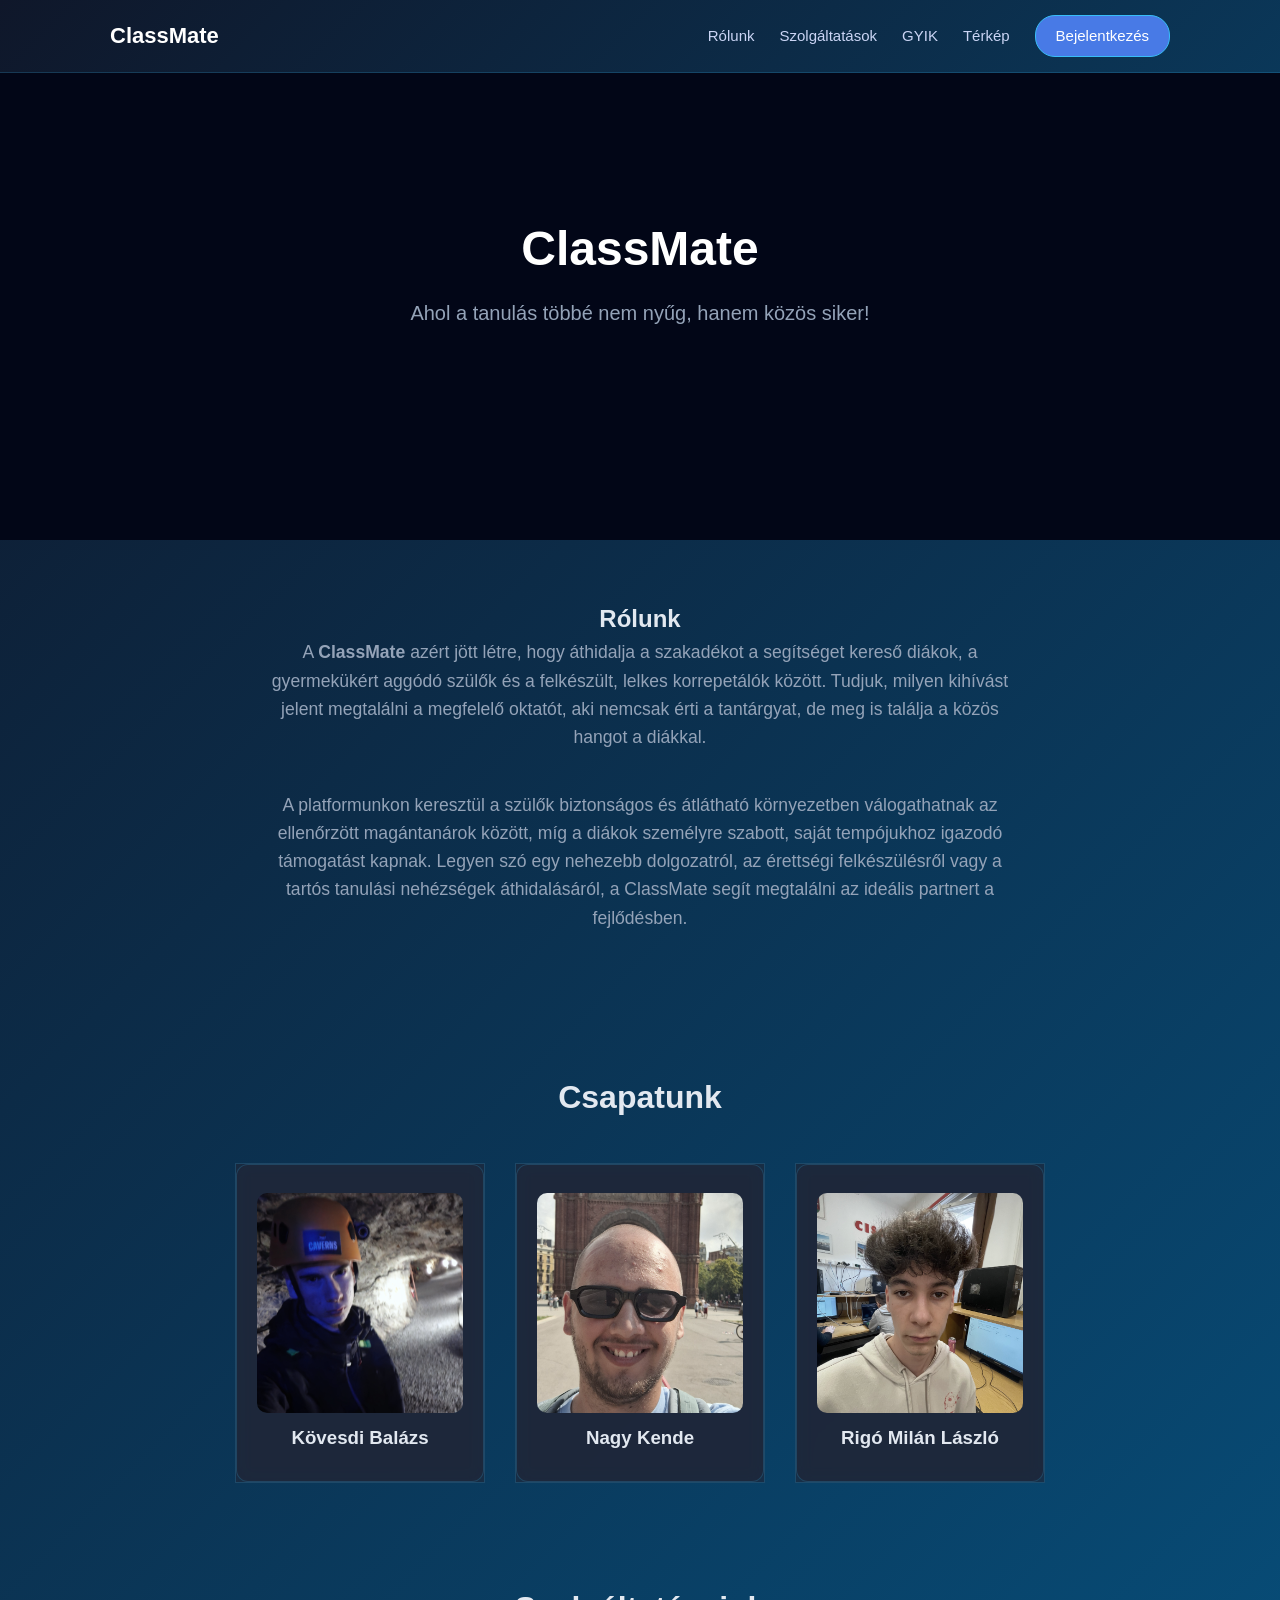
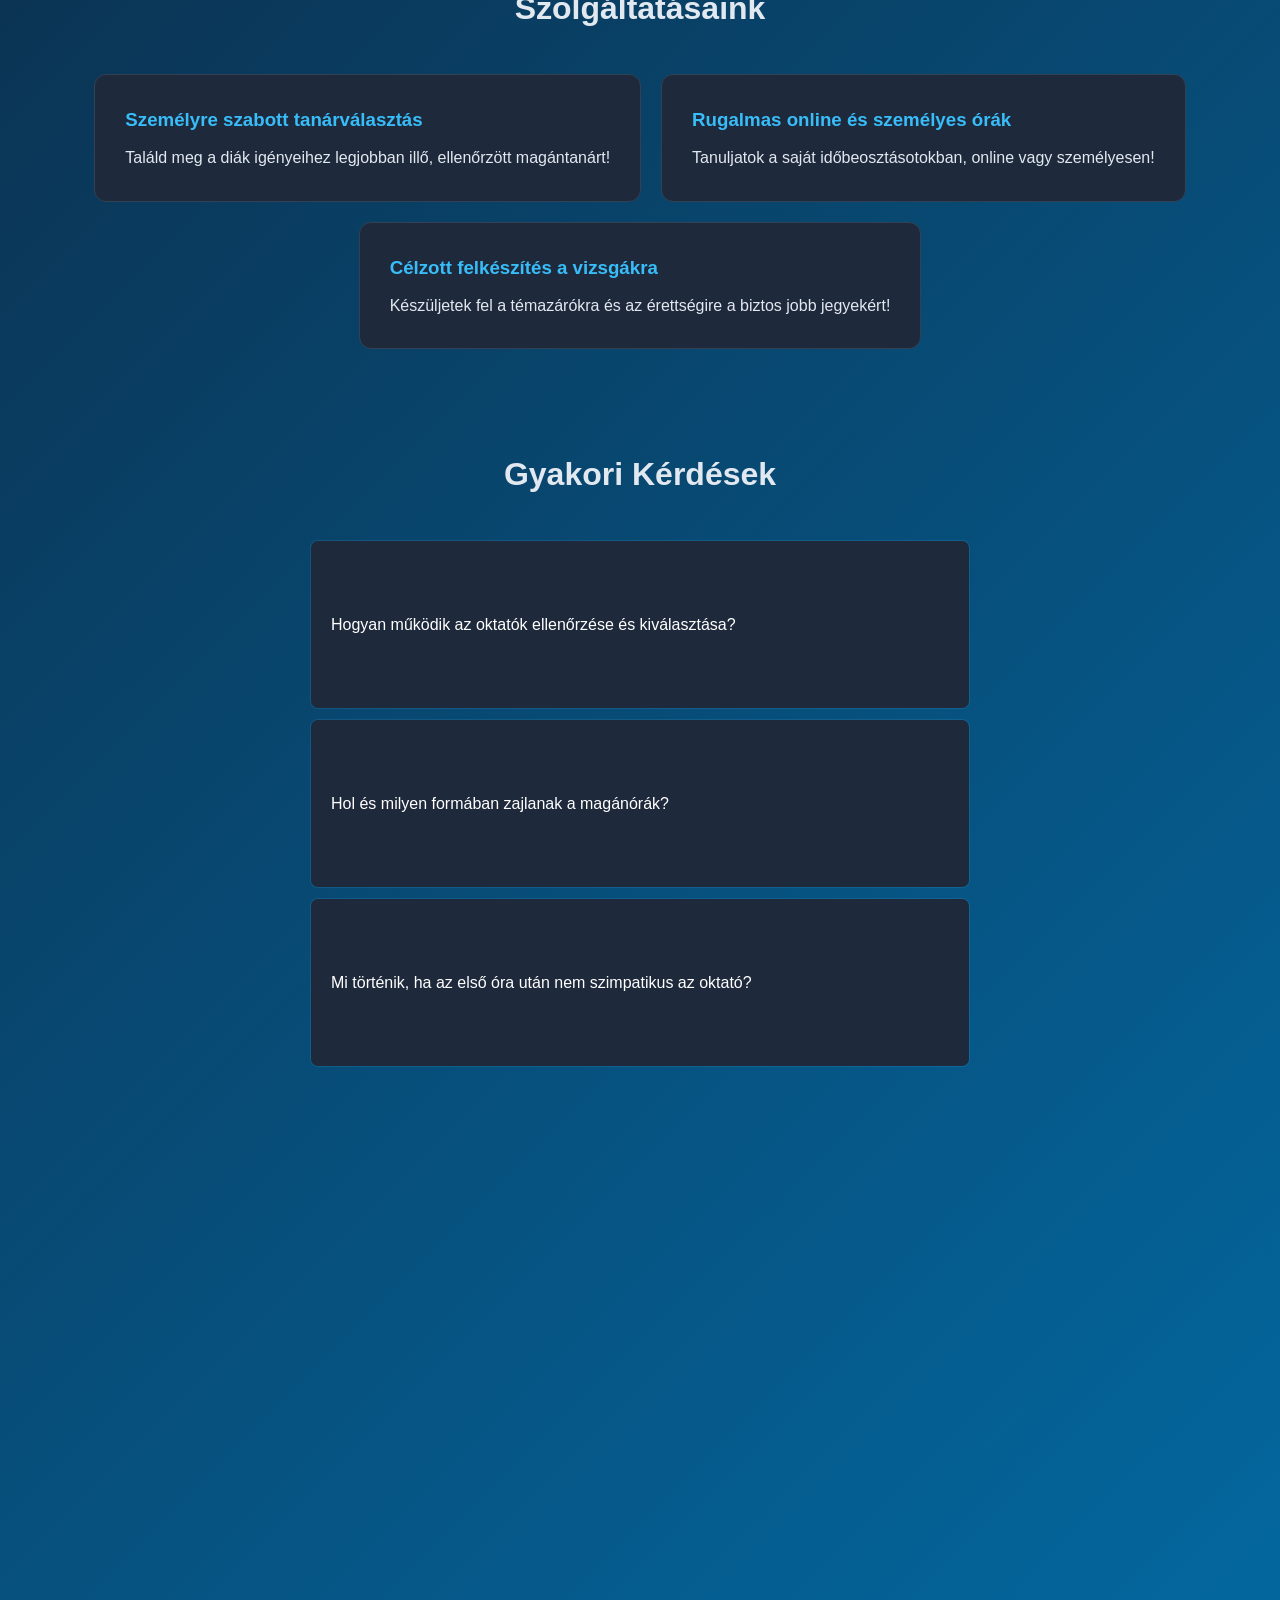
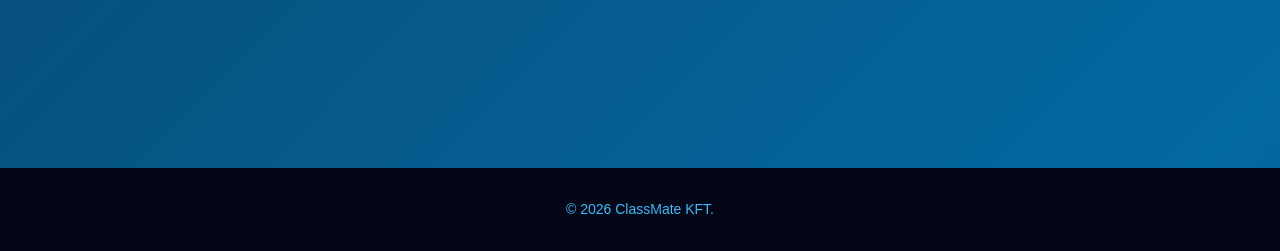
<file: index.html>
<!DOCTYPE html>
<html lang="hu">
<head>
<meta charset="UTF-8">
<meta name="viewport" content="width=device-width, initial-scale=1.0">
<link rel="stylesheet" href="style.css">
<link rel="icon" href="logo.png">
<title>ClassMate</title>
</head>

<body>
<nav class="navbar">
    <div class="nav-container">
        <div class="nav-logo">ClassMate</div>
        <div class="nav-links">
            <a href="#rolunk">Rólunk</a>
            <a href="#szolg">Szolgáltatások</a>
            <a href="#GYIK">GYIK</a>
            <a href="#terkep">Térkép</a>
            <a href="reg.html" class="login-tab">Bejelentkezés</a>
        </div>
    </div>
</nav>
<header>
<h1>ClassMate</h1>
<p>Ahol a tanulás többé nem nyűg, hanem közös siker!</p>
</header>

<span id="rolunk">
    <h2>Rólunk</h2>
    <p id="asd">
        A <strong>ClassMate</strong> azért jött létre, hogy áthidalja a szakadékot a segítséget kereső
        diákok, a gyermekükért aggódó szülők és a felkészült, lelkes korrepetálók között.
        Tudjuk, milyen kihívást jelent megtalálni a megfelelő oktatót, aki nemcsak érti a tantárgyat, de
        meg is találja a közös hangot a diákkal.
    </p>
    <p id="asd">
        A platformunkon keresztül a szülők biztonságos és átlátható környezetben válogathatnak
        az ellenőrzött magántanárok között, míg a diákok személyre szabott, saját tempójukhoz
        igazodó támogatást kapnak. Legyen szó egy nehezebb dolgozatról, az érettségi felkészülésről
        vagy a tartós tanulási nehézségek áthidalásáról, a ClassMate segít megtalálni az ideális
        partnert a fejlődésben.
    </p>
</span>

<section class="container">

<h2>Csapatunk</h2>

<div class="team">

<div class="team-card">

<div class="card-inner">

<div class="card-front">
<img src="2638.jpg" alt="Team Member">
<h3>Kövesdi Balázs</h3>
</div>

<div class="card-back">
<p>
Prezentáló és Dokumentáló
</p>
</div>

</div>

</div>


<div class="team-card">

<div class="card-inner">

<div class="card-front">
<img src="20260815_164526.jpg" alt="Team Member">
<h3>Nagy Kende</h3>
</div>

<div class="card-back">
<p>
Ügyvezető és Fejlesztő
</p>
</div>

</div>

</div>


<div class="team-card">

<div class="card-inner">

<div class="card-front">
<img src="IMG_2062.jpg" alt="Team Member">
<h3>Rigó Milán László</h3>
</div>

<div class="card-back">
<p>
Webfejlesztő és helper
</p>
</div>

</div>

</div>

</div>

</section>

<section>

<h2 id="szolg">Szolgáltatásaink</h2>

<div class="services">

<div class="card">
<h3>Személyre szabott tanárválasztás</h3>
<p>Találd meg a diák igényeihez legjobban illő, ellenőrzött magántanárt!</p>
</div>

<div class="card">
<h3>Rugalmas online és személyes órák</h3>
<p>Tanuljatok a saját időbeosztásotokban, online vagy személyesen!</p>
</div>

<div class="card">
<h3>Célzott felkészítés a vizsgákra</h3>
<p>Készüljetek fel a témazárókra és az érettségire a biztos jobb jegyekért!</p>
</div>
</section>

<section class="faq-container">
    <h2 id="GYIK">Gyakori Kérdések</h2>
    
    <div class="faq-item">
        <button class="faq-question">Hogyan működik az oktatók ellenőrzése és kiválasztása?<span class="arrow">+</span></button>
        <div class="faq-answer">
            <p>Minden nálunk regisztráló korrepetáló profilját és végzettségét egyénileg ellenőrizzük, emellett a korábbi diákok és szülők értékelései is nyilvánosan megtekinthetők. Így garantáljuk, hogy kizárólag felkészült, megbízható és elhivatott oktatók közül választhattok.</p>
        </div>
    </div>

    <div class="faq-item">
        <button class="faq-question">Hol és milyen formában zajlanak a magánórák?<span class="arrow">+</span></button>
        <div class="faq-answer">
            <p>Ez teljesen a ti igényeitektől és a kiválasztott oktatóval való megállapodástól függ: az órák megtarthatók online (videóhívásban), a diák otthonában, vagy akár egy előre egyeztetett külső helyszínen, például egy könyvtárban is.</p>
        </div>
    </div>

    <div class="faq-item">
        <button class="faq-question">Mi történik, ha az első óra után nem szimpatikus az oktató?<span class="arrow">+</span></button>
        <div class="faq-answer">
            <p>Számunkra a legfontosabb a diák és a tanár közötti jó kapcsolat, ezért ha az első alkalom után úgy érzitek, nem passzol hozzátok az oktató stílusa, ügyfélszolgálatunk segít díjmentesen és zökkenőmentesen másik korrepetálót találni.</p>
        </div>
    </div>
</section>



<section class="map-section">
    <h2 id="terkep">Hol talál meg minket?</h2>
    <div class="map-container">
        <iframe 
            src="https://www.google.com/maps/embed?pb=!1m18!1m12!1m3!1d2672.2107198966273!2d22.322279175845676!3d47.951649164087605!2m3!1f0!2f0!3f0!3m2!1i1024!2i768!4f13.1!3m3!1m2!1s0x47387b00678c3aa1%3A0xf43ac8f2335d1d61!2sClassMate%20KFT.!5e0!3m2!1shu!2shu!4v1791531284665!5m2!1shu!2shu" width="600" height="450" style="border:0;" allowfullscreen="" loading="lazy" referrerpolicy="no-referrer-when-downgrade" 
            width="100%" 
            height="450" 
            style="border:0;" 
            allowfullscreen="" 
            loading="lazy" 
            referrerpolicy="no-referrer-when-downgrade">
        </iframe>
    </div>
</section>

<footer>
 <a href="kepes.html" id="link">© 2026 ClassMate KFT.</a>
</footer>

<script>
// 1. Görgetésre megjelenő elemek (Scroll Reveal)
const observerOptions = { threshold: 0.1 };
const observer = new IntersectionObserver((entries) => {
    entries.forEach(entry => {
        if (entry.isIntersecting) {
            entry.target.classList.add('reveal');
        }
    });
}, observerOptions);

document.querySelectorAll('section, span#rolunk').forEach(el => observer.observe(el));

// 2. Sima átmenet a bejelentkezéshez
document.querySelector('.login-tab').addEventListener('click', function(e) {
    e.preventDefault(); // Megállítjuk az azonnali ugrást
    const target = this.href;
    document.body.classList.add('fade-out');
    setTimeout(() => {
        window.location.href = "login.html";
    }, 500);
});


// GYIK Lenyiló funkció
document.querySelectorAll('.faq-question').forEach(button => {
    button.addEventListener('click', () => {
        const faqItem = button.parentElement;
        
        // Bezárjuk a többi nyitott elemet (opcionális, ha csak egy lehet nyitva)
        document.querySelectorAll('.faq-item').forEach(item => {
            if (item !== faqItem) {
                item.classList.remove('active');
            }
        });

        // Toggle: ki-be kapcsoljuk a jelenlegit
        faqItem.classList.toggle('active');
    });
});



</script>

</body>
</html>
</file>
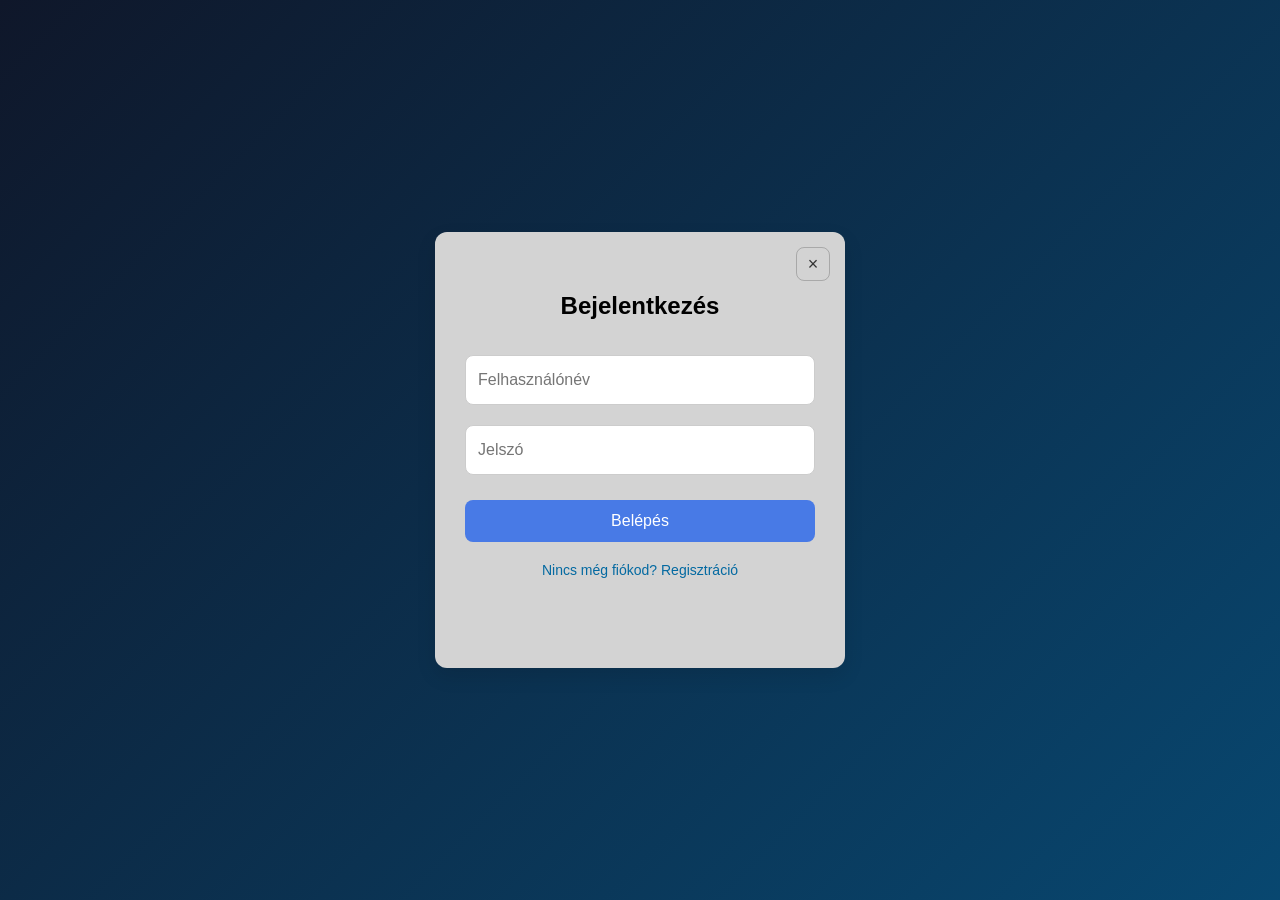
<file: login.html>
<!DOCTYPE html>
<html lang="hu">
<head>
<meta charset="UTF-8">
<meta name="viewport" content="width=device-width, initial-scale=1.0">
<link rel="icon" href="logo.png">
<title>ClassMate - Bejelentkezés</title>

<style>
    body {
        font-family: 'Segoe UI', Tahoma, Geneva, Verdana, sans-serif;
        display: flex;
        justify-content: center;
        align-items: center;
        height: 100vh;
        margin: 0;
        background: linear-gradient(-45deg, #0f172a, #1e293b, #0369a1, #0f172a);
        background-size: 800%;
        animation: gradient 15s ease infinite;
        transition: opacity 0.5s ease;
        opacity: 1;
    }

    @keyframes gradient {
        0% { background-position: 0% 50%; }
        50% { background-position: 100% 50%; }
        100% { background-position: 0% 50%; }
    }

    .fade-out {
        opacity: 0 !important;
    }

    .box {
        position: relative;
        max-width: 350px;
        width: 100%;
        padding: 40px 30px;
        border-radius: 12px;
        background: lightgray;
        box-shadow: 0 8px 20px rgba(0,0,0,0.1);
        text-align: center;
        transition: all 0.3s cubic-bezier(0.4, 0, 0.2, 1);
    }

    .box:hover {
        transform: translateY(-5px);
    }

    /* Rázkódás animáció hibánál */
    @keyframes shake {
        0%, 100% { transform: translateX(0); }
        25% { transform: translateX(-8px); }
        50% { transform: translateX(8px); }
        75% { transform: translateX(-8px); }
    }

    .shake-input {
        animation: shake 0.3s ease-in-out;
        border-color: #e74c3c !important;
        box-shadow: 0 0 8px rgba(231, 76, 60, 0.4) !important;
    }

    .fade-shrink {
        transform: scale(0.9) translateY(10px);
        opacity: 0;
    }

    /* Modern Bezárás gomb */
    .close-btn {
        position: absolute;
        top: 15px;
        right: 15px;
        width: 32px;
        height: 32px;
        border: 1.5px solid rgba(0, 0, 0, 0.2);
        color: #333;
        display: flex;
        justify-content: center;
        align-items: center;
        cursor: pointer;
        font-family: Arial, sans-serif;
        font-size: 18px;
        font-weight: 300;
        transition: all 0.3s cubic-bezier(0.4, 0, 0.2, 1);
        border-radius: 8px;
        background-color: transparent;
        z-index: 10;
    }

    .close-btn:hover {
        color: #ef4444;
        border-color: #ef4444;
        background-color: rgba(239, 68, 68, 0.05);
        transform: rotate(90deg);
        box-shadow: 0 4px 12px rgba(239, 68, 68, 0.1);
    }

    h2 {
        margin-bottom: 25px;
        color: black;
    }

    input {
        width: 100%;
        margin: 10px 0;
        padding: 15px 12px;
        border-radius: 8px;
        border: 1px solid #ccc;
        font-size: 16px;
        box-sizing: border-box;
        transition: all 0.3s;
    }

    input:focus {
        border-color: #487ae6;
        box-shadow: 0 0 5px rgba(72,122,230,0.4);
        outline: none;
    }

    button {
        width: 100%;
        padding: 12px;
        margin-top: 15px;
        border: none;
        border-radius: 8px;
        background-color: #487ae6;
        color: #fff;
        font-size: 16px;
        cursor: pointer;
        transition: all 0.3s;
    }

    button:hover {
        background-color: #365ec9;
    }

    button:active {
        transform: scale(0.97);
    }

    #reg-link {
        display: inline-block;
        margin-top: 20px;
        color: #0369a1;
        text-decoration: none;
        font-size: 14px;
        transition: color 0.3s;
    }

    #reg-link:hover {
        text-decoration: underline;
        color: #487ae6;
    }

    .error { 
        color: #e74c3c; 
        margin-top: 15px; 
        font-size: 14px;
        min-height: 20px;
    }

    /* Modal animáció */
    @keyframes modalSlide {
        from { transform: translateY(-30px); opacity: 0; }
        to { transform: translateY(0); opacity: 1; }
    }

    .modal {
        display: none; 
        position: fixed; 
        z-index: 1000; 
        left: 0; top: 0;
        width: 100%; height: 100%; 
        background-color: rgba(15, 23, 42, 0.7); 
    }

    .modal-content {
        background-color: #fff;
        margin: 15% auto; 
        padding: 30px;
        width: 80%;
        max-width: 400px;
        text-align: center;
        border-radius: 12px;
        box-shadow: 0 15px 35px rgba(0,0,0,0.2);
        animation: modalSlide 0.4s ease-out;
    }
</style>
</head>
<body>

<div class="box">
    <span class="close-btn" onclick="goToHome()">&times;</span>
    
    <h2>Bejelentkezés</h2>
    <input type="text" id="login-username" placeholder="Felhasználónév">
    <input type="password" id="login-password" placeholder="Jelszó">
    <button onclick="login()">Belépés</button>
    
    <a href="reg.html" id="reg-link">Nincs még fiókod? Regisztráció</a>
    <p class="error" id="login-error"></p>
</div>

<div id="successModal" class="modal">
  <div class="modal-content">
    <h3 style="color: #487ae6;">Sikeres belépés!</h3>
    <p>Üdvözöljük újra! Azonnal átirányítjuk...</p>
  </div>
</div>

<script>
function goToHome() {
    document.body.classList.add('fade-out');
    setTimeout(() => {
        window.location.href = "index.html"; 
    }, 500);
}

function login() {
    const usernameInput = document.getElementById("login-username");
    const passwordInput = document.getElementById("login-password");
    const errorEl = document.getElementById("login-error");
    const box = document.querySelector(".box");

    const username = usernameInput.value.trim();
    const password = passwordInput.value.trim();

    const triggerError = (msg) => {
        errorEl.textContent = msg;
        box.classList.add('shake-input');
        setTimeout(() => box.classList.remove('shake-input'), 300);
    };

    const storedData = localStorage.getItem(username);

    if (storedData) {
        const userData = JSON.parse(storedData);
        if (userData.password === password) {
            errorEl.textContent = "";
            
            // Siker animációk
            box.classList.add('fade-shrink');

            setTimeout(() => {
                document.getElementById("successModal").style.display = "block";
            }, 300);

            setTimeout(() => {
                document.body.classList.add('fade-out');
                setTimeout(() => {
                    window.location.href = "tanarok.html"; 
                }, 500);
            }, 2000);
            return;
        }
    }

    triggerError("Hibás felhasználónév vagy jelszó!");
}
</script>
</body>
</html>
</file>
<file: style.css>
/* ===== Alap beállítások ===== */

*{
    margin:0;
    padding:0;
    box-sizing:border-box;
}

body{
    font-family: "Segoe UI", Arial, sans-serif;
    background:#0f172a;
    color:#e2e8f0;
    line-height:1.6;
}

/* ===== Container ===== */

.container{
    max-width:1100px;
    margin:auto;
    padding:40px 20px;
}

/* ===== Header ===== */

header{
    text-align:center;
    padding:100px 20px;
    background:linear-gradient(135deg,#0f172a,#1e293b);
}

header h1{
    font-size:48px;
    margin-bottom:10px;
}

header p{
    font-size:20px;
    color:#94a3b8;
}

/* ===== Sections ===== */

section{
    padding:60px 0;
}

section h2{
    text-align:center;
    margin-bottom:40px;
    font-size:32px;
}

/* ===== Services ===== */

.services{
    display:grid;
    grid-template-columns:repeat(auto-fit,minmax(250px,1fr));
    gap:25px;
}

.card{
    background:#1e293b;
    padding:30px;
    border-radius:12px;
    transition:0.3s;
    border:1px solid #334155;
}

.card:hover{
    transform:translateY(-6px);
    border-color:#38bdf8;
}

.card h3{
    margin-bottom:10px;
    color:#38bdf8;
}

/* ===== About ===== */

.about{
    text-align:center;
    max-width:700px;
    margin:auto;
    color:#cbd5f5;
}

/* ===== Contact ===== */

.contact{
    text-align:center;
}

.contact a{
    color:#38bdf8;
    text-decoration:none;
}

.contact a:hover{
    text-decoration:underline;
}

/* ===== Footer ===== */
footer{
    display: block;
    text-align:center;
    padding: 30px;
    background:#020617;
    font-size:14px;
    color:#64748b;
}

#link{
    color: #38bdf8;
    text-decoration: none;
    transition: 0.5s;
}

#link:hover{
    color: yellow;
    text-shadow: 0 0 10px rgba(56, 189, 248, 0.8);
}


/* ===== Button ===== */

.btn{
    display:inline-block;
    margin-top:20px;
    padding:12px 24px;
    background:#38bdf8;
    color:#020617;
    border-radius:8px;
    text-decoration:none;
    font-weight:bold;
    transition:0.3s;
}

span {
    text-align: center;
    max-width: 800px; /* Hogy ne nyúljon túl szélesre a szöveg nagy kijelzőn */
    margin: 150px 150px 0px 0px;   /* Ez középre helyezi magát a szekciót a képernyőn */
    padding: 400px 200px;
}

.services, .team {
    display: flex;
    justify-content: center;
    flex-wrap: wrap;
    gap: 20px;
}

#asd{
    text-align: center;
    max-width: 800px; /* Hogy ne nyúljon túl szélesre a szöveg nagy kijelzőn */
    margin: 0 auto;   /* Ez középre helyezi magát a szekciót a képernyőn */
}
.btn:hover{
    background:#0ea5e9;
}

/* ===== TEAM SECTION ===== */ 
.team{ display:flex; justify-content:center; gap:30px; flex-wrap:wrap; } /* card container */ 
.team-card{ width:250px; height:320px; perspective:1000px; } /* inner flip */ 
.card-inner{ position:relative; width:100%; height:100%; transition:transform 0.6s; transform-style:preserve-3d; } 
.team-card:hover .card-inner{ transform:rotateY(180deg); } /* front and back */ 
.card-front, .card-back{ position:absolute; width:100%; height:100%; backface-visibility:hidden; border-radius:12px; overflow:hidden; background:#1e293b; border:1px solid #334155; display:flex; flex-direction:column; align-items:center; justify-content:center; padding:20px; text-align:center; } /* image */
.card-front img{ width:100%; height:220px; object-fit:cover; border-radius:10px; margin-bottom:10px; } /* back */
.card-back{ transform:rotateY(180deg); background:#0f172a; color:#cbd5f5; }


/* 1. Üveg-hatás (Glassmorphism) a kártyáknak */
.team-card, .card-front, .card-back {
    background: rgba(30, 41, 59, 0.7) !important;
    backdrop-filter: blur(8px);
    border: 1px solid rgba(56, 189, 248, 0.2) !important;
}

/* 2. Fejléc animált színátmenettel */
body{
    background: linear-gradient(-45deg, #0f172a, #1e293b, #0369a1, #0f172a);
    background-size: 800%;
    animation: gradient 15s ease infinite;
}

@keyframes gradient {
    0% { background-position: 0% 50%; }
    50% { background-position: 100% 50%; }
    100% { background-position: 0% 50%; }
}

/* 3. A "Rólunk" szöveg elegánsabb elrendezése */
#asd{
    max-width: 800px;
    margin: 0 auto 40px auto;
    text-align: center;
    font-size: 1.1rem;
    color: #94a3b8;
}

/* 4. Csapat kártyák finomítása - Kép stílus */
.card-front img {
    filter: grayscale(30%); /* Kicsit komolyabb, üzletibb hatás */
    transition: 0.3s;
}

.team-card:hover img {
    filter: grayscale(0%);
}

.card:hover {
    box-shadow: 0 0 20px rgba(56, 189, 248, 0.4);
    border-color: #38bdf8;
    transform: scale(1.02);
}
.blob {
    position: absolute;
    width: 300px;
    height: 300px;
    background: rgba(56, 189, 248, 0.1);
    filter: blur(80px);
    border-radius: 50%;
    z-index: -1;
}




/* ===== Új Fejléc Stílus ===== */
.navbar {
    position: fixed; /* Fixen felül marad görgetéskor */
    top: 0;
    left: 0;
    width: 100%;
    z-index: 9999; /* Minden felett jelenjen meg */
    background: linear-gradient(-45deg, #0f172a, #1e293b, #0369a1, #0f172a);
    animation: gradient 15s ease infinite;
    background-size: 800%;
    backdrop-filter: blur(10px); /* Üveghatás */
    border-bottom: 1px solid rgba(56, 189, 248, 0.2);
    padding: 15px 0;
}

.nav-container {
    max-width: 1100px;
    margin: 0 auto;
    display: flex;
    justify-content: space-between;
    align-items: center;
    padding: 0 20px;
}

.nav-logo {
    font-size: 22px;
    font-weight: bold;
    color: #fff;
}

.nav-links {
    display: flex;
    align-items: center;
    gap: 25px;
}

.nav-links a {
    text-decoration: none;
    color: #cbd5f5;
    font-size: 15px;
    font-weight: 500;
    transition: 0.3s;
}

.nav-links a:hover {
    color: #38bdf8;
}

/* Login fül stílusa */
.login-tab {
    background: rgba(56, 189, 248, 0.1);
    color: #38bdf8 !important; /* Kék szöveg */
    padding: 8px 18px;
    border: 1px solid #38bdf8;
    border-radius: 8px;
    transition: all 0.3s ease;
}

.login-tab:hover {
    background: #38bdf8 !important;
    color: #0f172a !important; /* Sötét szöveg hover esetén */
    box-shadow: 0 0 15px rgba(56, 189, 248, 0.4);
}

html {
    scroll-behavior: smooth;
}

/* Animált háttér a headernek, mint a login oldalon */
header {
    height: 60vh;
    display: flex;
    background:#020617;
    flex-direction: column;
    justify-content: center;
    align-items: center;
    background-size: 400% 400%;
    animation: gradient 15s ease infinite;
    color: white;
    text-align: center;
}

@keyframes gradient {
    0% { background-position: 0% 50%; }
    50% { background-position: 100% 50%; }
    100% { background-position: 0% 50%; }
}

/* Elhalványulás effekt oldalváltáskor */
body {
    transition: opacity 0.5s ease;
    opacity: 1;
}

.fade-out {
    opacity: 0;
}

/* Szekciók alaphelyzete az animációhoz */
section, span {
    opacity: 0;
    transform: translateY(30px);
    transition: all 0.8s ease-out;
}

/* Amikor láthatóvá válik görgetéskor */
.reveal {
    opacity: 1;
    transform: translateY(0);
}

/* A navbar "Bejelentkezés" gombja legyen kiemelt */
.login-tab {
    background-color: #487ae6;
    padding: 8px 20px;
    border-radius: 20px;
    color: white !important;
    transition: background 0.3s;
}

.login-tab:hover {
    background-color: #365ec9;
}

/* ===== JAVÍTOTT SPAN (korábban ez okozta a nagy üres tereket) ===== */
span {
    display: block; /* Hogy a margin/padding megfelelően működjön */
    text-align: center;
    max-width: 800px;
    margin: 40px auto; /* Normalizált margin: 40px fent/lent, auto középre */
    padding: 20px;     /* A 400px-ről levéve normál méretre */
}

/* ===== JAVÍTOTT GYIK (Minimalista és vékony) ===== */
.faq-container {
    max-width: 700px; /* Kicsit keskenyebb, hogy elegánsabb legyen */
    margin: 40px auto;
    padding: 0 20px;
    opacity: 1; /* Biztosítjuk a láthatóságot */
    transform: none;
}

.faq-item {
    margin-bottom: 10px;
    border-radius: 8px;
    background: rgba(255, 255, 255, 0.03); /* Nagyon enyhe háttér */
    border: 1px solid rgba(56, 189, 248, 0.1); /* Finom kék keret */
    overflow: hidden;
    transition: all 0.3s ease;
}

.faq-question {
    width: 100%;
    padding: 12px 20px; /* Vékonyabb (12px függőlegesen) */
    background: #1e293b; 
    color: white;
    border: none;
    text-align: left;
    font-size: 16px; /* Kisebb, modernebb betűméret */
    font-weight: 500;
    cursor: pointer;
    display: flex;
    justify-content: space-between;
    align-items: center;
    transition: background 0.3s ease;
}

.faq-question:hover {
    background: #24334a; /* Csak egy kicsit világosodik ki */
}

.faq-answer {
    max-height: 0;
    overflow: hidden;
    transition: all 0.4s ease-in-out;
    background: rgba(0, 0, 0, 0.2); /* Sötét háttér a válasznak */
}

.faq-answer p {
    padding: 15px 20px;
    margin: 0;
    color: #94a3b8; /* Szürkébb szöveg a válasznak */
    font-size: 14px;
    line-height: 1.5;
}

/* Aktív állapot és nyíl animáció */
.faq-item.active .faq-answer {
    max-height: 300px;
}

.faq-item.active .faq-question {
    background: #0369a1; /* Kékre vált, ha nyitva van */
}

.faq-item.active .arrow {
    transform: rotate(45deg);
    color: white;
}

.arrow {
    font-size: 20px;
    color: #38bdf8;
    transition: transform 0.3s ease;
}



.map-section {
    padding: 60px 0;
    text-align: center;
}

.map-container {
    max-width: 1000px;
    margin: 0 auto;
    padding: 0 20px;
    line-height: 0; /* Megszünteti az apró rést az iframe alatt */
}

.map-container iframe {
    width: 100%;
    border-radius: 15px; /* Lekerekített sarkok, hogy illeszkedjen a kártyákhoz */
    box-shadow: 0 10px 30px rgba(0, 0, 0, 0.5);
    border: 1px solid rgba(56, 189, 248, 0.2) !important; /* Finom kék keret */
    transition: filter 0.5s ease;
}

/* Ha ráközelít az egérrel, visszavált színesre */
.map-container iframe:hover {
    filter: grayscale(0%) invert(0%) hue-rotate(0deg) brightness(100%);
}
</file>
